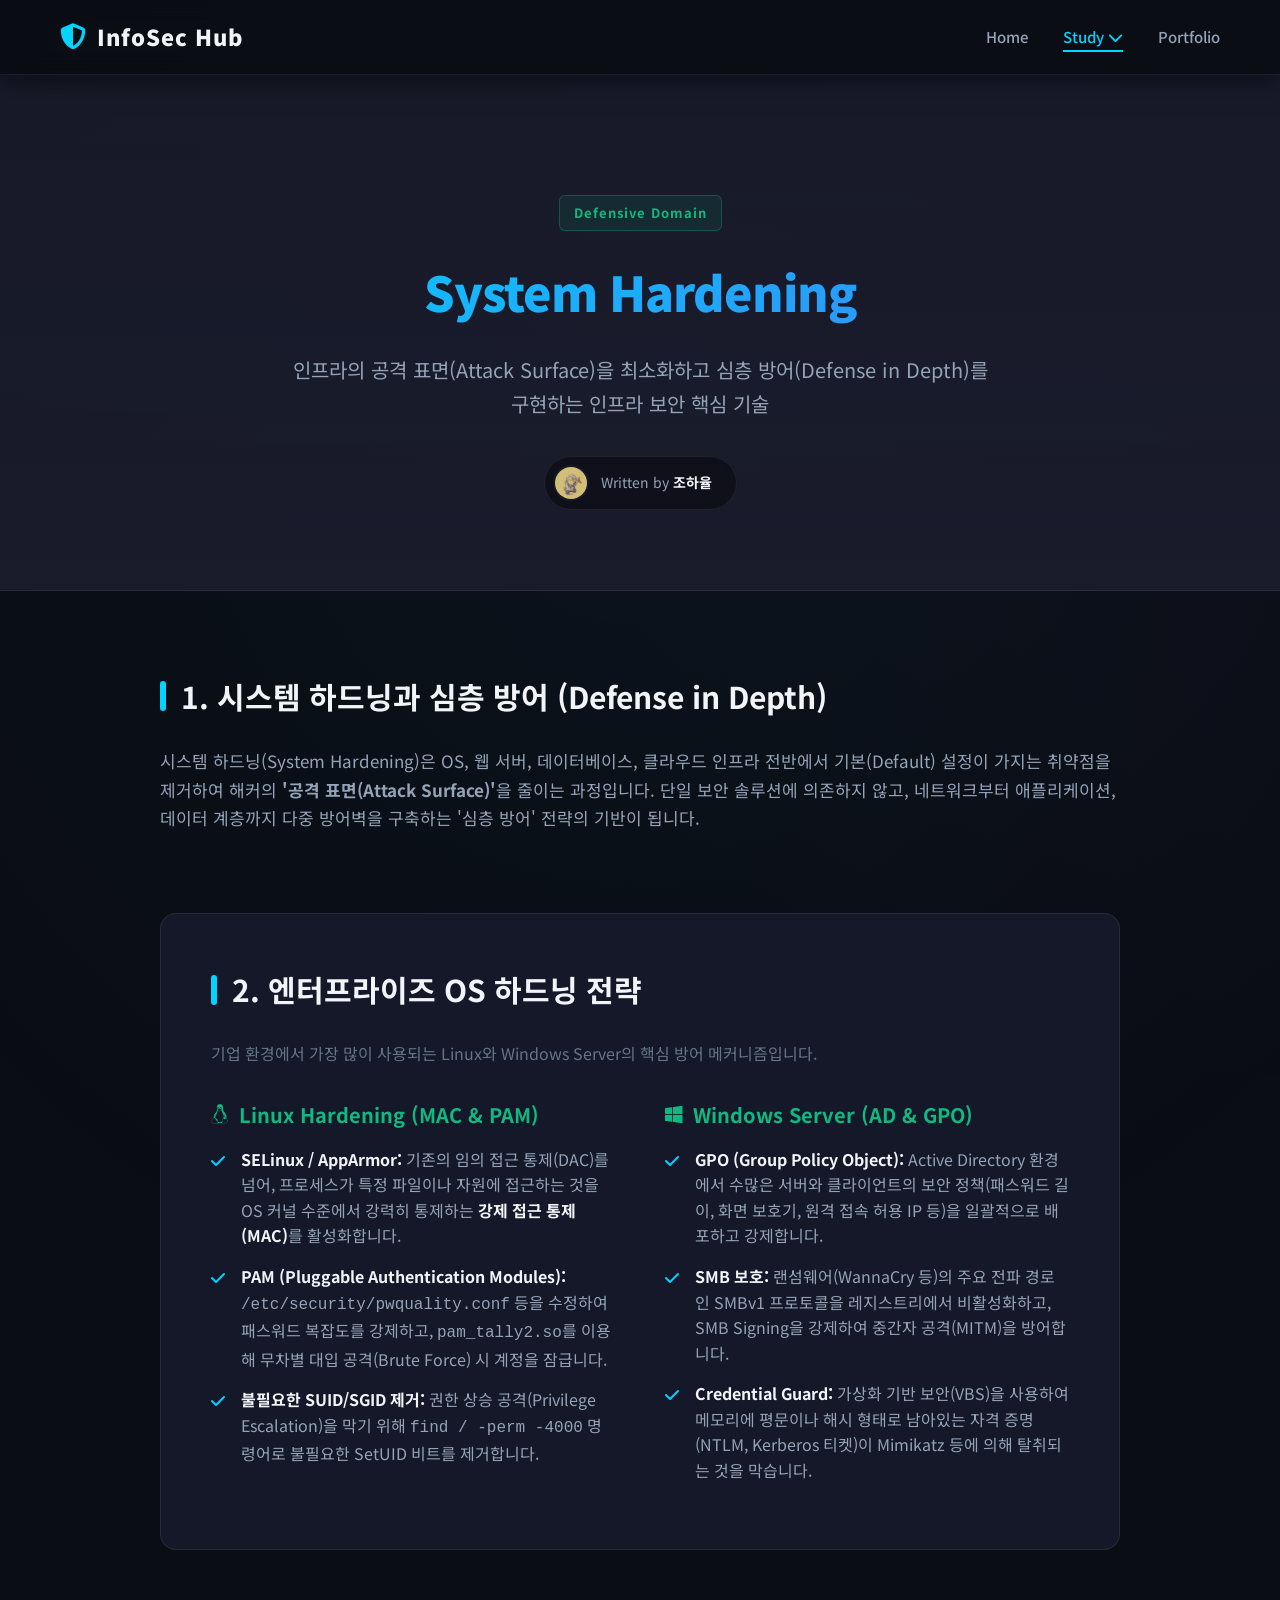
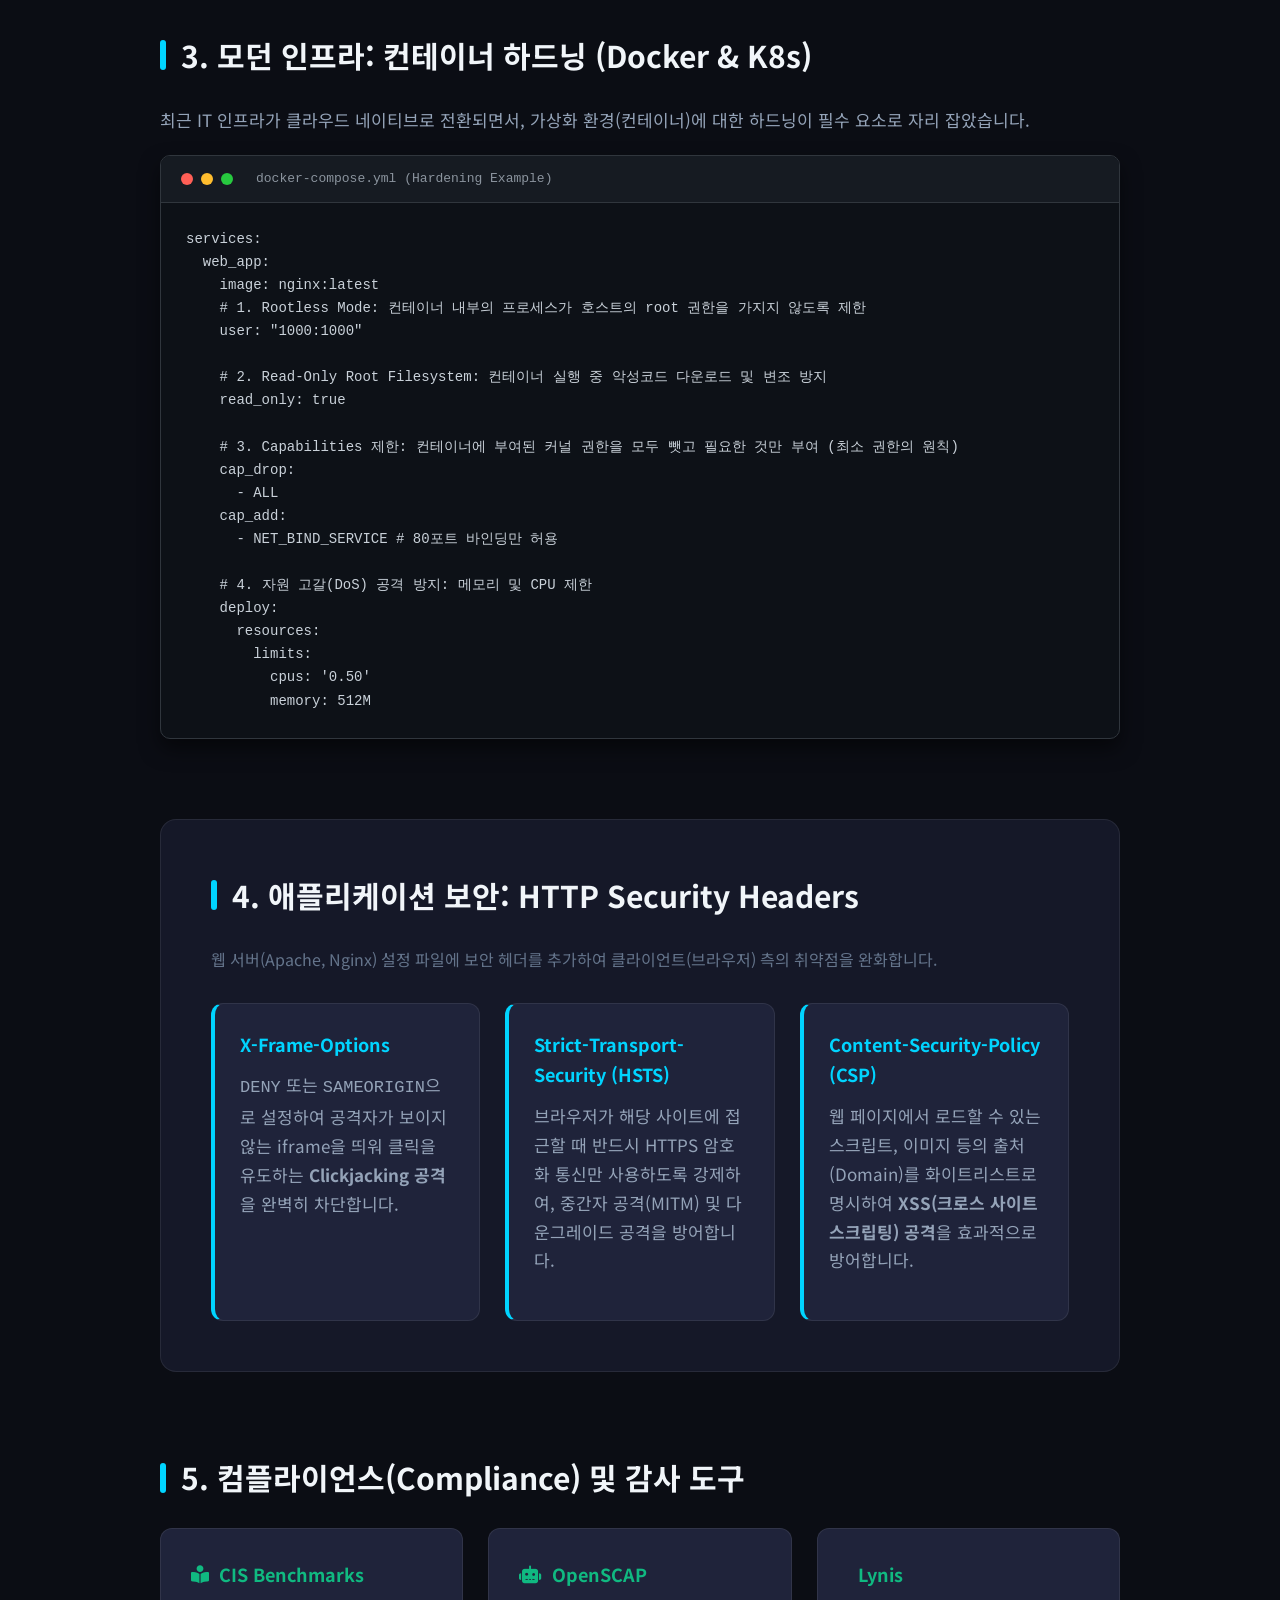
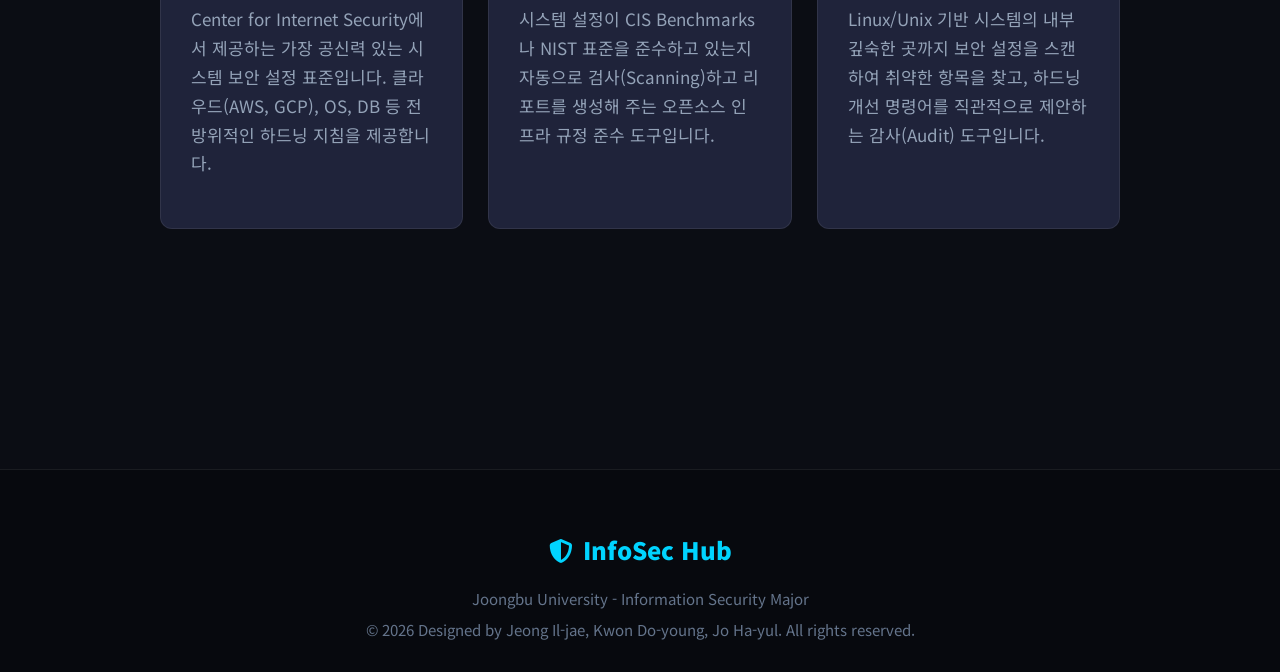
<file: hardening.html>
<!doctype html>
<html lang="ko">
  <head>
    <meta charset="UTF-8" />
    <meta name="viewport" content="width=device-width, initial-scale=1.0" />
    <link
      rel="stylesheet"
      href="https://cdnjs.cloudflare.com/ajax/libs/font-awesome/6.4.0/css/all.min.css"
    />
    <link
      href="https://fonts.googleapis.com/css2?family=Noto+Sans+KR:wght@300;400;700;900&display=swap"
      rel="stylesheet"
    />
    <link rel="stylesheet" href="style.css" />
    <title>InfoSec Hub | System Hardening</title>
  </head>
  <body class="dark-theme sub-page">
    <div class="bg-gradient-overlay"></div>

    <header class="main-header">
      <div class="header-container">
        <a href="index.html" class="logo">
          <i class="fas fa-shield-halved"></i> InfoSec Hub
        </a>
        <nav class="desktop-nav">
          <ul class="nav-links">
            <li><a href="index.html">Home</a></li>
            <li class="dropdown">
              <a href="#none" class="active"
                >Study <i class="fas fa-chevron-down"></i
              ></a>
              <ul class="dropdown-menu">
                <li><a href="forensics.html">Forensics</a></li>
                <li><a href="pwnable.html">Pwnable</a></li>
                <li><a href="reversing.html">Reversing</a></li>
                <li><a href="hardening.html" class="active">Hardening</a></li>
                <li><a href="network.html">Network</a></li>
              </ul>
            </li>
            <li><a href="team.html">Portfolio</a></li>
          </ul>
        </nav>
        <button class="hamburger" id="hamburger-btn">
          <i class="fas fa-bars"></i>
        </button>
      </div>
    </header>

    <aside class="mobile-menu" id="mobile-menu">
      <div class="mobile-menu-header">
        <h2>Menu</h2>
        <button id="close-btn" class="close-btn">
          <i class="fas fa-times"></i>
        </button>
      </div>
      <ul class="mobile-nav-links">
        <li><a href="index.html">Home</a></li>
        <li><a href="forensics.html">Forensics</a></li>
        <li><a href="pwnable.html">Pwnable</a></li>
        <li><a href="reversing.html">Reversing</a></li>
        <li><a href="hardening.html" class="active">Hardening</a></li>
        <li><a href="network.html">Network</a></li>
        <li><a href="team.html">Portfolio</a></li>
      </ul>
    </aside>

    <main>
      <section
        class="page-header"
        style="
          background-image:
            linear-gradient(rgba(26, 28, 44, 0.85), rgba(26, 28, 44, 0.98)),
            url('https://images.unsplash.com/photo-1563986768609-322da13575f3?q=80&w=1200&auto=format&fit=crop');
        "
      >
        <div class="page-header-content text-center">
          <span class="category-badge success-badge">Defensive Domain</span>
          <h1 class="gradient-text">System Hardening</h1>
          <p>
            인프라의 공격 표면(Attack Surface)을 최소화하고 심층 방어(Defense in
            Depth)를 구현하는 인프라 보안 핵심 기술
          </p>
          <div class="author-info">
            <img src="/hayul_img.png" alt="조하율" class="author-avatar" />
            <span>Written by <strong>조하율</strong></span>
          </div>
        </div>
      </section>

      <section class="content-container">
        <article class="content-block intro-block">
          <h2>1. 시스템 하드닝과 심층 방어 (Defense in Depth)</h2>
          <p>
            시스템 하드닝(System Hardening)은 OS, 웹 서버, 데이터베이스,
            클라우드 인프라 전반에서 기본(Default) 설정이 가지는 취약점을
            제거하여 해커의 <strong>'공격 표면(Attack Surface)'</strong>을
            줄이는 과정입니다. 단일 보안 솔루션에 의존하지 않고, 네트워크부터
            애플리케이션, 데이터 계층까지 다중 방어벽을 구축하는 '심층 방어'
            전략의 기반이 됩니다.
          </p>
        </article>

        <article class="content-block bg-darker">
          <h2>2. 엔터프라이즈 OS 하드닝 전략</h2>
          <p class="block-desc">
            기업 환경에서 가장 많이 사용되는 Linux와 Windows Server의 핵심 방어
            메커니즘입니다.
          </p>

          <div class="split-grid mt-15">
            <div class="split-column">
              <h4 class="text-success">
                <i class="fab fa-linux"></i> Linux Hardening (MAC & PAM)
              </h4>
              <ul class="feature-list mt-10">
                <li>
                  <strong>SELinux / AppArmor:</strong> 기존의 임의 접근
                  통제(DAC)를 넘어, 프로세스가 특정 파일이나 자원에 접근하는
                  것을 OS 커널 수준에서 강력히 통제하는
                  <strong>강제 접근 통제(MAC)</strong>를 활성화합니다.
                </li>
                <li>
                  <strong>PAM (Pluggable Authentication Modules):</strong>
                  <code>/etc/security/pwquality.conf</code> 등을 수정하여
                  패스워드 복잡도를 강제하고, <code>pam_tally2.so</code>를
                  이용해 무차별 대입 공격(Brute Force) 시 계정을 잠급니다.
                </li>
                <li>
                  <strong>불필요한 SUID/SGID 제거:</strong> 권한 상승
                  공격(Privilege Escalation)을 막기 위해
                  <code>find / -perm -4000</code> 명령어로 불필요한 SetUID
                  비트를 제거합니다.
                </li>
              </ul>
            </div>

            <div class="split-column">
              <h4 class="text-success">
                <i class="fab fa-windows"></i> Windows Server (AD & GPO)
              </h4>
              <ul class="feature-list mt-10">
                <li>
                  <strong>GPO (Group Policy Object):</strong> Active Directory
                  환경에서 수많은 서버와 클라이언트의 보안 정책(패스워드 길이,
                  화면 보호기, 원격 접속 허용 IP 등)을 일괄적으로 배포하고
                  강제합니다.
                </li>
                <li>
                  <strong>SMB 보호:</strong> 랜섬웨어(WannaCry 등)의 주요 전파
                  경로인 SMBv1 프로토콜을 레지스트리에서 비활성화하고, SMB
                  Signing을 강제하여 중간자 공격(MITM)을 방어합니다.
                </li>
                <li>
                  <strong>Credential Guard:</strong> 가상화 기반 보안(VBS)을
                  사용하여 메모리에 평문이나 해시 형태로 남아있는 자격
                  증명(NTLM, Kerberos 티켓)이 Mimikatz 등에 의해 탈취되는 것을
                  막습니다.
                </li>
              </ul>
            </div>
          </div>
        </article>

        <article class="content-block">
          <h2>3. 모던 인프라: 컨테이너 하드닝 (Docker & K8s)</h2>
          <p>
            최근 IT 인프라가 클라우드 네이티브로 전환되면서, 가상화
            환경(컨테이너)에 대한 하드닝이 필수 요소로 자리 잡았습니다.
          </p>

          <div class="code-box mt-15">
            <div class="code-header">
              <span class="dot red"></span><span class="dot yellow"></span
              ><span class="dot green"></span>
              <span class="filename"
                >docker-compose.yml (Hardening Example)</span
              >
            </div>
            <pre><code>services:
  web_app:
    image: nginx:latest
    # 1. Rootless Mode: 컨테이너 내부의 프로세스가 호스트의 root 권한을 가지지 않도록 제한
    user: "1000:1000"
    
    # 2. Read-Only Root Filesystem: 컨테이너 실행 중 악성코드 다운로드 및 변조 방지
    read_only: true
    
    # 3. Capabilities 제한: 컨테이너에 부여된 커널 권한을 모두 뺏고 필요한 것만 부여 (최소 권한의 원칙)
    cap_drop:
      - ALL
    cap_add:
      - NET_BIND_SERVICE # 80포트 바인딩만 허용
      
    # 4. 자원 고갈(DoS) 공격 방지: 메모리 및 CPU 제한
    deploy:
      resources:
        limits:
          cpus: '0.50'
          memory: 512M</code></pre>
          </div>
        </article>

        <article class="content-block bg-darker">
          <h2>4. 애플리케이션 보안: HTTP Security Headers</h2>
          <p class="block-desc">
            웹 서버(Apache, Nginx) 설정 파일에 보안 헤더를 추가하여
            클라이언트(브라우저) 측의 취약점을 완화합니다.
          </p>

          <div class="memory-grid mt-15">
            <div class="memory-segment">
              <h4 class="text-accent">X-Frame-Options</h4>
              <p>
                <code>DENY</code> 또는 <code>SAMEORIGIN</code>으로 설정하여
                공격자가 보이지 않는 iframe을 띄워 클릭을 유도하는
                <strong>Clickjacking 공격</strong>을 완벽히 차단합니다.
              </p>
            </div>
            <div class="memory-segment">
              <h4 class="text-accent">Strict-Transport-Security (HSTS)</h4>
              <p>
                브라우저가 해당 사이트에 접근할 때 반드시 HTTPS 암호화 통신만
                사용하도록 강제하여, 중간자 공격(MITM) 및 다운그레이드 공격을
                방어합니다.
              </p>
            </div>
            <div class="memory-segment">
              <h4 class="text-accent">Content-Security-Policy (CSP)</h4>
              <p>
                웹 페이지에서 로드할 수 있는 스크립트, 이미지 등의
                출처(Domain)를 화이트리스트로 명시하여
                <strong>XSS(크로스 사이트 스크립팅) 공격</strong>을 효과적으로
                방어합니다.
              </p>
            </div>
          </div>
        </article>

        <article class="content-block">
          <h2>5. 컴플라이언스(Compliance) 및 감사 도구</h2>
          <div class="tools-grid mt-15">
            <div class="tool-item">
              <h4 class="text-success">
                <i class="fas fa-book-reader"></i> CIS Benchmarks
              </h4>
              <p>
                Center for Internet Security에서 제공하는 가장 공신력 있는
                시스템 보안 설정 표준입니다. 클라우드(AWS, GCP), OS, DB 등
                전방위적인 하드닝 지침을 제공합니다.
              </p>
            </div>
            <div class="tool-item">
              <h4 class="text-success">
                <i class="fas fa-robot"></i> OpenSCAP
              </h4>
              <p>
                시스템 설정이 CIS Benchmarks나 NIST 표준을 준수하고 있는지
                자동으로 검사(Scanning)하고 리포트를 생성해 주는 오픈소스 인프라
                규정 준수 도구입니다.
              </p>
            </div>
            <div class="tool-item">
              <h4 class="text-success">
                <i class="fas fa-search-shield"></i> Lynis
              </h4>
              <p>
                Linux/Unix 기반 시스템의 내부 깊숙한 곳까지 보안 설정을 스캔하여
                취약한 항목을 찾고, 하드닝 개선 명령어를 직관적으로 제안하는
                감사(Audit) 도구입니다.
              </p>
            </div>
          </div>
        </article>
      </section>
    </main>

    <footer class="main-footer">
      <div class="footer-content">
        <div class="footer-logo">
          <i class="fas fa-shield-halved"></i> InfoSec Hub
        </div>
        <p>Joongbu University - Information Security Major</p>
        <p>
          &copy; 2026 Designed by Jeong Il-jae, Kwon Do-young, Jo Ha-yul. All
          rights reserved.
        </p>
      </div>
    </footer>

    <script src="script.js"></script>
  </body>
</html>
</file>
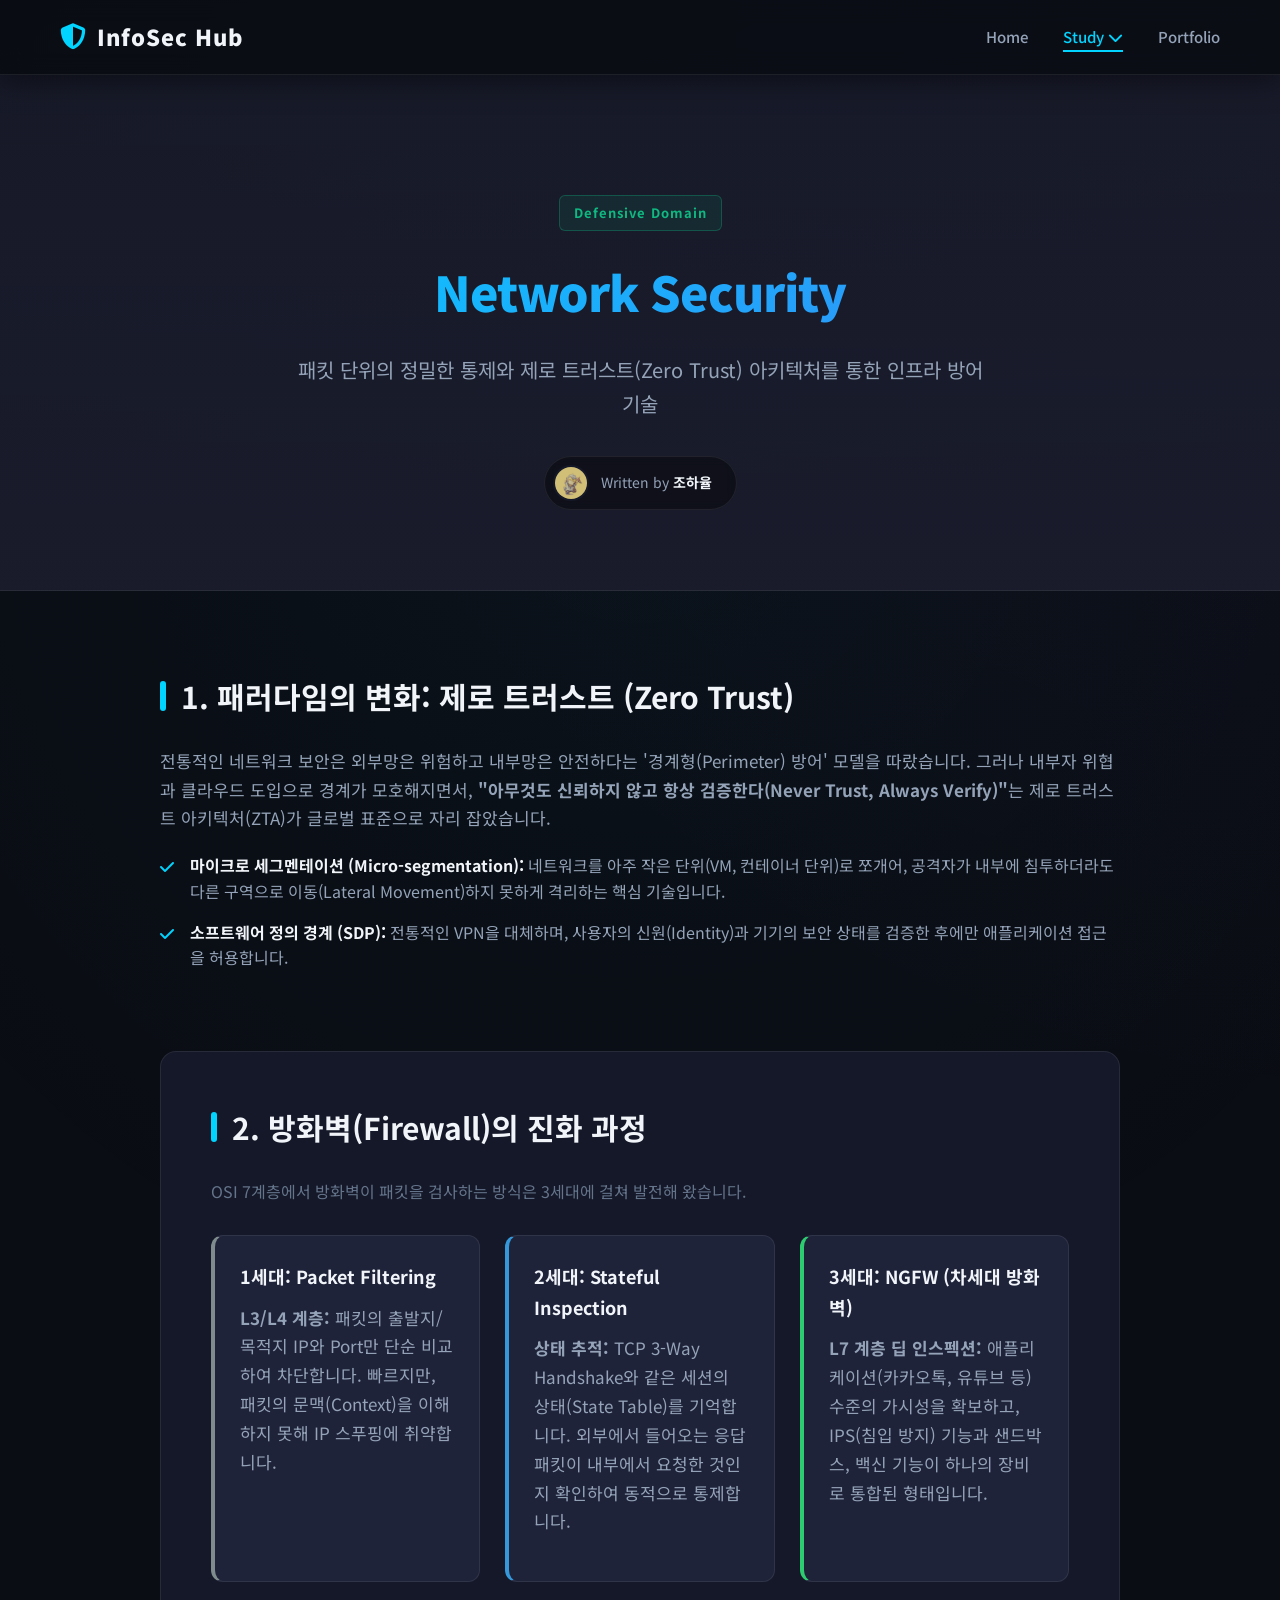
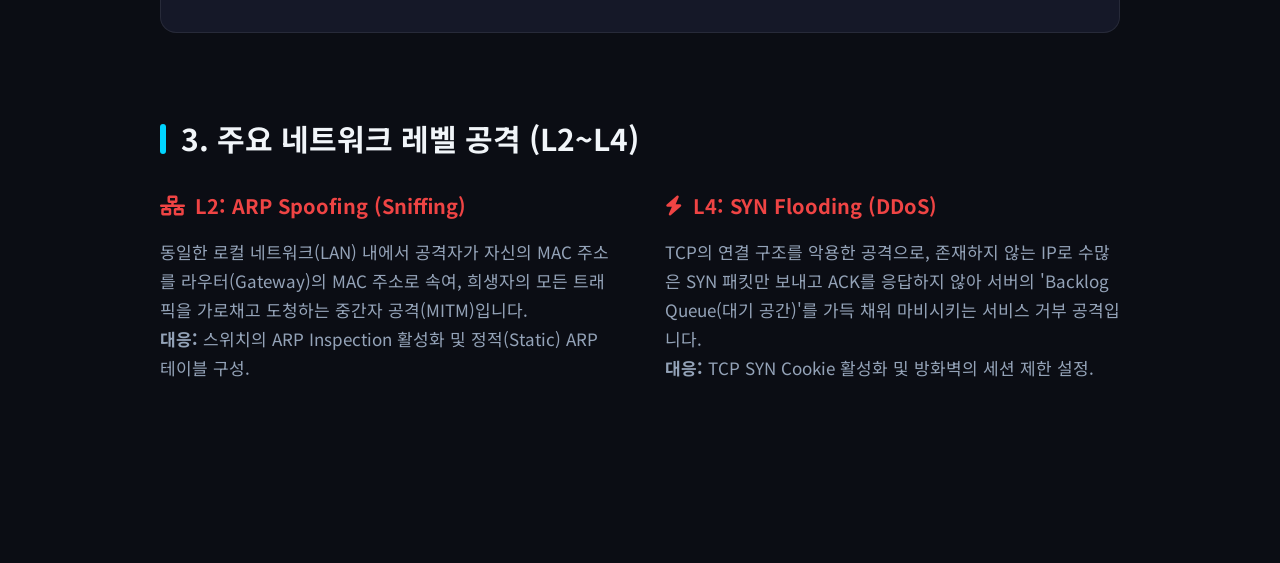
<file: network.html>
<!DOCTYPE html>
<html lang="ko">
<head>
    <meta charset="UTF-8">
    <meta name="viewport" content="width=device-width, initial-scale=1.0">
    <link rel="stylesheet" href="https://cdnjs.cloudflare.com/ajax/libs/font-awesome/6.4.0/css/all.min.css">
    <link href="https://fonts.googleapis.com/css2?family=Noto+Sans+KR:wght@300;400;700;900&display=swap" rel="stylesheet">
    <link rel="stylesheet" href="style.css">
    <title>InfoSec Hub | Network Security</title>
</head>
<body class="dark-theme sub-page">
    
    <div class="bg-gradient-overlay"></div>

    <header class="main-header">
        <div class="header-container">
            <a href="index.html" class="logo">
                <i class="fas fa-shield-halved"></i> InfoSec Hub
            </a>
            <nav class="desktop-nav">
                <ul class="nav-links">
                    <li><a href="index.html">Home</a></li>
                    <li class="dropdown">
                        <a href="#none" class="active">Study <i class="fas fa-chevron-down"></i></a>
                        <ul class="dropdown-menu">
                            <li><a href="forensics.html">Forensics</a></li>
                            <li><a href="pwnable.html">Pwnable</a></li>
                            <li><a href="reversing.html">Reversing</a></li>
                            <li><a href="hardening.html">Hardening</a></li>
                            <li><a href="network.html" class="active">Network</a></li>
                        </ul>
                    </li>
                    <li><a href="team.html">Portfolio</a></li>
                </ul>
            </nav>
            <button class="hamburger" id="hamburger-btn">
                <i class="fas fa-bars"></i>
            </button>
        </div>
    </header>

    <aside class="mobile-menu" id="mobile-menu">
        <div class="mobile-menu-header">
            <h2>Menu</h2>
            <button id="close-btn" class="close-btn"><i class="fas fa-times"></i></button>
        </div>
        <ul class="mobile-nav-links">
            <li><a href="index.html">Home</a></li>
            <li><a href="forensics.html">Forensics</a></li>
            <li><a href="pwnable.html">Pwnable</a></li>
            <li><a href="reversing.html">Reversing</a></li>
            <li><a href="hardening.html">Hardening</a></li>
            <li><a href="network.html" class="active">Network</a></li>
            <li><a href="team.html">Portfolio</a></li>
        </ul>
    </aside>

    <main>
        <section class="page-header" style="background-image: linear-gradient(rgba(26, 28, 44, 0.85), rgba(26, 28, 44, 0.98)), url('https://images.unsplash.com/photo-1558494949-ef010cbdcc31?q=80&w=1200&auto=format&fit=crop');">
            <div class="page-header-content text-center">
                <span class="category-badge success-badge">Defensive Domain</span>
                <h1 class="gradient-text">Network Security</h1>
                <p>패킷 단위의 정밀한 통제와 제로 트러스트(Zero Trust) 아키텍처를 통한 인프라 방어 기술</p>
                <div class="author-info">
                    <img src="/hayul_img.png" alt="조하율" class="author-avatar">
                    <span>Written by <strong>조하율</strong></span>
                </div>
            </div>
        </section>

        <section class="content-container">
            
            <article class="content-block intro-block">
                <h2>1. 패러다임의 변화: 제로 트러스트 (Zero Trust)</h2>
                <p>전통적인 네트워크 보안은 외부망은 위험하고 내부망은 안전하다는 '경계형(Perimeter) 방어' 모델을 따랐습니다. 그러나 내부자 위협과 클라우드 도입으로 경계가 모호해지면서, <strong>"아무것도 신뢰하지 않고 항상 검증한다(Never Trust, Always Verify)"</strong>는 제로 트러스트 아키텍처(ZTA)가 글로벌 표준으로 자리 잡았습니다.</p>
                <ul class="feature-list mt-15">
                    <li><strong>마이크로 세그멘테이션 (Micro-segmentation):</strong> 네트워크를 아주 작은 단위(VM, 컨테이너 단위)로 쪼개어, 공격자가 내부에 침투하더라도 다른 구역으로 이동(Lateral Movement)하지 못하게 격리하는 핵심 기술입니다.</li>
                    <li><strong>소프트웨어 정의 경계 (SDP):</strong> 전통적인 VPN을 대체하며, 사용자의 신원(Identity)과 기기의 보안 상태를 검증한 후에만 애플리케이션 접근을 허용합니다.</li>
                </ul>
            </article>

            <article class="content-block bg-darker">
                <h2>2. 방화벽(Firewall)의 진화 과정</h2>
                <p class="block-desc">OSI 7계층에서 방화벽이 패킷을 검사하는 방식은 3세대에 걸쳐 발전해 왔습니다.</p>
                
                <div class="memory-grid mt-15">
                    <div class="memory-segment" style="border-left-color: #7f8c8d;">
                        <h3>1세대: Packet Filtering</h3>
                        <p><strong>L3/L4 계층:</strong> 패킷의 출발지/목적지 IP와 Port만 단순 비교하여 차단합니다. 빠르지만, 패킷의 문맥(Context)을 이해하지 못해 IP 스푸핑에 취약합니다.</p>
                    </div>
                    <div class="memory-segment" style="border-left-color: #3498db;">
                        <h3>2세대: Stateful Inspection</h3>
                        <p><strong>상태 추적:</strong> TCP 3-Way Handshake와 같은 세션의 상태(State Table)를 기억합니다. 외부에서 들어오는 응답 패킷이 내부에서 요청한 것인지 확인하여 동적으로 통제합니다.</p>
                    </div>
                    <div class="memory-segment" style="border-left-color: #2ecc71;">
                        <h3>3세대: NGFW (차세대 방화벽)</h3>
                        <p><strong>L7 계층 딥 인스펙션:</strong> 애플리케이션(카카오톡, 유튜브 등) 수준의 가시성을 확보하고, IPS(침입 방지) 기능과 샌드박스, 백신 기능이 하나의 장비로 통합된 형태입니다.</p>
                    </div>
                </div>
            </article>

            <article class="content-block">
                <h2>3. 주요 네트워크 레벨 공격 (L2~L4)</h2>
                <div class="split-grid mt-15">
                    <div class="split-column">
                        <h4 class="text-danger"><i class="fas fa-network-wired"></i> L2: ARP Spoofing (Sniffing)</h4>
                        <p>동일한 로컬 네트워크(LAN) 내에서 공격자가 자신의 MAC 주소를 라우터(Gateway)의 MAC 주소로 속여, 희생자의 모든 트래픽을 가로채고 도청하는 중간자 공격(MITM)입니다. <br><strong>대응:</strong> 스위치의 ARP Inspection 활성화 및 정적(Static) ARP 테이블 구성.</p>
                    </div>
                    <div class="split-column">
                        <h4 class="text-danger"><i class="fas fa-bolt"></i> L4: SYN Flooding (DDoS)</h4>
                        <p>TCP의 연결 구조를 악용한 공격으로, 존재하지 않는 IP로 수많은 SYN 패킷만 보내고 ACK를 응답하지 않아 서버의 'Backlog Queue(대기 공간)'를 가득 채워 마비시키는 서비스 거부 공격입니다. <br><strong>대응:</strong> TCP SYN Cookie 활성화 및 방화벽의 세션 제한 설정.</p>
                    </div>
                </div>
            </article>

            <article class="content-block bg
</file>
<file: style.css>
/* -----------------------------------------
   1. CSS 변수 (테마 색상 및 공통 수치 관리)
----------------------------------------- */
:root {
  --bg-dark: #0b0d14; /* 아주 깊은 다크 네이비 (배경) */
  --bg-card: #151828; /* 카드 및 섹션 배경 */
  --bg-lighter: #1f233a; /* 강조되는 배경 */

  --text-main: #f1f5f9; /* 메인 텍스트 (흰색에 가까운 회색) */
  --text-muted: #94a3b8; /* 보조 텍스트 (연한 회색) */

  --accent-cyan: #00d4ff; /* 메인 포인트 컬러 (사이버네틱 시안) */
  --accent-blue: #3b82f6; /* 그라데이션용 블루 */
  --accent-purple: #a855f7; /* 특화 포인트 (팀, 리버싱 등) */
  --accent-green: #10b981; /* 방어/성공 색상 (하드닝, 네트워크) */
  --accent-red: #ef4444; /* 공격/경고 색상 (포너블, 취약점) */
  --accent-orange: #f59e0b; /* 주의 색상 */

  --border-color: rgba(255, 255, 255, 0.08);
  --glass-bg: rgba(11, 13, 20, 0.85); /* 블러 처리를 위한 반투명 배경 */

  --transition: all 0.3s cubic-bezier(0.4, 0, 0.2, 1);
  --nav-height: 75px;
}

/* -----------------------------------------
   2. 기본 초기화 및 스크롤바 커스텀
----------------------------------------- */
* {
  margin: 0;
  padding: 0;
  box-sizing: border-box;
}

html {
  scroll-behavior: smooth;
}

body {
  font-family: 'Noto Sans KR', sans-serif;
  background-color: var(--bg-dark);
  color: var(--text-main);
  line-height: 1.7;
  overflow-x: hidden;
}

a {
  text-decoration: none;
  color: inherit;
}
ul {
  list-style: none;
}

/* 커스텀 스크롤바 (사이버펑크 느낌) */
::-webkit-scrollbar {
  width: 8px;
}
::-webkit-scrollbar-track {
  background: var(--bg-dark);
}
::-webkit-scrollbar-thumb {
  background: var(--bg-lighter);
  border-radius: 10px;
}
::-webkit-scrollbar-thumb:hover {
  background: var(--accent-cyan);
}

/* -----------------------------------------
   3. 배경 효과 (그라데이션 & 애니메이션)
----------------------------------------- */
.bg-gradient-overlay {
  position: fixed;
  top: -50%;
  left: -50%;
  width: 200%;
  height: 200%;
  background:
    radial-gradient(
      circle at 50% 50%,
      rgba(0, 212, 255, 0.03) 0%,
      transparent 60%
    ),
    radial-gradient(
      circle at 80% 20%,
      rgba(168, 85, 247, 0.03) 0%,
      transparent 50%
    );
  z-index: -1;
  animation: bgShift 25s infinite alternate ease-in-out;
}

@keyframes bgShift {
  0% {
    transform: scale(1) rotate(0deg);
  }
  100% {
    transform: scale(1.1) rotate(5deg);
  }
}

/* -----------------------------------------
   4. 공통 텍스트 및 유틸리티 클래스
----------------------------------------- */
.gradient-text {
  background: linear-gradient(135deg, var(--accent-cyan), var(--accent-blue));
  -webkit-background-clip: text;
  -webkit-text-fill-color: transparent;
  font-weight: 900;
}

.text-center {
  text-align: center;
}
.mb-10 {
  margin-bottom: 10px;
}
.mb-40 {
  margin-bottom: 40px;
}
.mt-10 {
  margin-top: 10px;
}
.mt-15 {
  margin-top: 15px;
}
.mt-40 {
  margin-top: 40px;
}

.text-accent {
  color: var(--accent-cyan) !important;
}
.text-danger {
  color: var(--accent-red) !important;
}
.text-success {
  color: var(--accent-green) !important;
}
.text-warning {
  color: var(--accent-orange) !important;
}

/* -----------------------------------------
   5. 네비게이션 바 (Header & Glassmorphism)
----------------------------------------- */
.main-header {
  position: sticky;
  top: 0;
  width: 100%;
  background: var(--glass-bg);
  backdrop-filter: blur(12px);
  -webkit-backdrop-filter: blur(12px);
  border-bottom: 1px solid var(--border-color);
  z-index: 1000;
  height: var(--nav-height);
  box-shadow: 0 4px 30px rgba(0, 0, 0, 0.5);
}

.header-container {
  max-width: 1200px;
  margin: 0 auto;
  padding: 0 20px;
  display: flex;
  justify-content: space-between;
  align-items: center;
  height: 100%;
}

.logo {
  font-size: 22px;
  font-weight: 900;
  letter-spacing: 1px;
  display: flex;
  align-items: center;
  gap: 10px;
}
.logo i {
  color: var(--accent-cyan);
  font-size: 26px;
}

.desktop-nav .nav-links {
  display: flex;
  gap: 35px;
}
.desktop-nav a {
  font-size: 15px;
  font-weight: 500;
  color: var(--text-muted);
  transition: var(--transition);
  position: relative;
  padding: 5px 0;
}
.desktop-nav a:hover,
.desktop-nav a.active {
  color: var(--accent-cyan);
}

/* 네비게이션 밑줄 애니메이션 */
.desktop-nav a::after {
  content: '';
  position: absolute;
  width: 0;
  height: 2px;
  bottom: 0;
  left: 0;
  background-color: var(--accent-cyan);
  transition: var(--transition);
}
.desktop-nav a:hover::after,
.desktop-nav a.active::after {
  width: 100%;
}

/* 드롭다운 (PC) */
.dropdown {
  position: relative;
}
.dropdown-menu {
  position: absolute;
  top: calc(100% + 15px);
  left: -20px;
  background: var(--bg-card);
  min-width: 200px;
  border: 1px solid var(--border-color);
  border-radius: 8px;
  padding: 10px 0;
  opacity: 0;
  visibility: hidden;
  transform: translateY(15px);
  transition: var(--transition);
  box-shadow: 0 10px 40px rgba(0, 0, 0, 0.8);
  z-index: 1001;
}
.dropdown:hover .dropdown-menu {
  opacity: 1;
  visibility: visible;
  transform: translateY(0);
}
.dropdown-menu li a {
  display: block;
  padding: 12px 25px;
  color: var(--text-muted);
  font-size: 14px;
}
.dropdown-menu li a::after {
  display: none;
} /* 드롭다운 밑줄 제거 */
.dropdown-menu li a:hover,
.dropdown-menu li a.active {
  background: rgba(0, 212, 255, 0.08);
  color: var(--accent-cyan);
  padding-left: 30px;
}

/* -----------------------------------------
   6. 모바일 메뉴 (Hamburger)
----------------------------------------- */
.hamburger {
  display: none;
  background: none;
  border: none;
  color: var(--text-main);
  font-size: 26px;
  cursor: pointer;
  transition: var(--transition);
}
.hamburger:hover {
  color: var(--accent-cyan);
}

.mobile-menu {
  position: fixed;
  top: 0;
  right: -100%;
  width: 320px;
  height: 100vh;
  background: var(--bg-card);
  border-left: 1px solid var(--border-color);
  z-index: 2000;
  padding: 40px 30px;
  transition: right 0.4s cubic-bezier(0.77, 0, 0.175, 1);
  box-shadow: -10px 0 50px rgba(0, 0, 0, 0.7);
}
.mobile-menu.active {
  right: 0;
}
.mobile-menu-header {
  display: flex;
  justify-content: space-between;
  align-items: center;
  margin-bottom: 40px;
  border-bottom: 1px solid var(--border-color);
  padding-bottom: 20px;
}
.mobile-menu-header h2 {
  font-size: 20px;
  color: var(--accent-cyan);
}
.close-btn {
  background: none;
  border: none;
  color: var(--text-muted);
  font-size: 28px;
  cursor: pointer;
  transition: var(--transition);
}
.close-btn:hover {
  color: var(--accent-red);
  transform: rotate(90deg);
}

.mobile-nav-links li {
  margin-bottom: 15px;
}
.mobile-nav-links a {
  font-size: 18px;
  font-weight: 500;
  color: var(--text-muted);
  display: block;
  padding: 10px 0;
  border-bottom: 1px solid rgba(255, 255, 255, 0.03);
  transition: var(--transition);
}
.mobile-nav-links a.active,
.mobile-nav-links a:hover {
  color: var(--accent-cyan);
  padding-left: 10px;
}

/* -----------------------------------------
   7. 메인 히어로 & About 섹션 (index.html)
----------------------------------------- */
.hero-section {
  max-width: 1200px;
  margin: 0 auto;
  padding: 120px 20px;
  display: flex;
  align-items: center;
  justify-content: space-between;
  min-height: 85vh;
}
.hero-content {
  flex: 1.2;
  padding-right: 50px;
}
.badge {
  display: inline-block;
  padding: 6px 14px;
  background: rgba(0, 212, 255, 0.1);
  border: 1px solid rgba(0, 212, 255, 0.2);
  color: var(--accent-cyan);
  border-radius: 30px;
  font-size: 13px;
  font-weight: 700;
  margin-bottom: 25px;
  letter-spacing: 0.5px;
}
.hero-content h1 {
  font-size: 52px;
  line-height: 1.25;
  margin-bottom: 25px;
  letter-spacing: -1px;
}
.hero-content p {
  font-size: 18px;
  color: var(--text-muted);
  margin-bottom: 40px;
  max-width: 550px;
}

.hero-buttons {
  display: flex;
  gap: 15px;
}
.btn-primary,
.btn-secondary {
  padding: 14px 28px;
  border-radius: 8px;
  font-size: 15px;
  font-weight: bold;
  transition: var(--transition);
  text-align: center;
}
.btn-primary {
  background: var(--accent-cyan);
  color: #000;
  box-shadow: 0 4px 15px rgba(0, 212, 255, 0.2);
}
.btn-primary:hover {
  background: #00b4d8;
  transform: translateY(-3px);
  box-shadow: 0 10px 25px rgba(0, 212, 255, 0.4);
}
.btn-secondary {
  background: rgba(255, 255, 255, 0.05);
  border: 1px solid var(--border-color);
  color: var(--text-main);
}
.btn-secondary:hover {
  background: rgba(255, 255, 255, 0.1);
  border-color: var(--text-muted);
  transform: translateY(-3px);
}

.hero-image {
  flex: 1;
  text-align: right;
  position: relative;
}
.hero-image img {
  width: 100%;
  max-width: 550px;
  border-radius: 16px;
  box-shadow: 0 20px 50px rgba(0, 0, 0, 0.6);
  border: 1px solid var(--border-color);
}
.floating-img {
  animation: float 6s ease-in-out infinite;
}
@keyframes float {
  0%,
  100% {
    transform: translateY(0px);
  }
  50% {
    transform: translateY(-20px);
  }
}

/* About 섹션 상세 (index.html) */
.about-container {
  display: flex;
  gap: 50px;
  align-items: center;
}
.about-text {
  flex: 1.5;
}
.about-text h3 {
  font-size: 24px;
  margin-bottom: 15px;
  color: var(--accent-cyan);
}
.about-text p {
  margin-bottom: 25px;
  color: var(--text-muted);
}
.check-list li {
  margin-bottom: 12px;
  color: var(--text-main);
  display: flex;
  align-items: center;
  gap: 10px;
}
.check-list i {
  color: var(--accent-green);
}

.about-stats {
  flex: 1;
  display: grid;
  grid-template-columns: 1fr 1fr;
  gap: 20px;
}
.stat-box {
  background: var(--bg-card);
  padding: 30px 20px;
  border-radius: 12px;
  text-align: center;
  border: 1px solid var(--border-color);
  transition: var(--transition);
}
.stat-box:hover {
  border-color: var(--accent-cyan);
  transform: translateY(-5px);
  background: var(--bg-lighter);
}
.stat-num {
  display: block;
  font-size: 42px;
  font-weight: 900;
  color: var(--accent-cyan);
  margin-bottom: 5px;
  line-height: 1;
}
.stat-label {
  font-size: 14px;
  color: var(--text-muted);
  font-weight: bold;
}

/* 기술 스택 섹션 */
.tech-icons {
  display: flex;
  justify-content: center;
  gap: 40px;
  flex-wrap: wrap;
  margin-top: 30px;
}
.tech-item {
  display: flex;
  flex-direction: column;
  align-items: center;
  justify-content: center;
  width: 100px;
  height: 100px;
  background: var(--bg-card);
  border: 1px solid var(--border-color);
  border-radius: 16px;
  transition: var(--transition);
}
.tech-item i {
  font-size: 40px;
  color: var(--text-muted);
  transition: var(--transition);
}
.tech-item span {
  font-size: 12px;
  font-weight: bold;
  color: var(--text-muted);
  margin-top: 12px;
  opacity: 0;
  transition: var(--transition);
  transform: translateY(10px);
}
.tech-item:hover {
  transform: translateY(-10px);
  border-color: var(--accent-cyan);
  box-shadow: 0 10px 20px rgba(0, 212, 255, 0.1);
}
.tech-item:hover i {
  color: var(--accent-cyan);
  transform: scale(1.1);
}
.tech-item:hover span {
  opacity: 1;
  transform: translateY(0);
  color: var(--accent-cyan);
}

/* -----------------------------------------
   8. Grid 컴포넌트 (포트폴리오 카드 등)
----------------------------------------- */
.section-title {
  margin-bottom: 60px;
}
.section-title h2 {
  font-size: 36px;
  color: var(--text-main);
  margin-bottom: 15px;
  letter-spacing: -0.5px;
}
.section-title p {
  color: var(--text-muted);
  font-size: 18px;
}

.portfolio-grid {
  display: grid;
  grid-template-columns: repeat(auto-fit, minmax(320px, 1fr));
  gap: 30px;
}
.grid-card {
  background: var(--bg-card);
  border-radius: 16px;
  overflow: hidden;
  border: 1px solid var(--border-color);
  transition: var(--transition);
  display: flex;
  flex-direction: column;
}
.grid-card:hover {
  transform: translateY(-10px);
  border-color: var(--accent-cyan);
  box-shadow: 0 15px 40px rgba(0, 212, 255, 0.15);
}

.card-image {
  position: relative;
  height: 220px;
  overflow: hidden;
}
.card-image img {
  width: 100%;
  height: 100%;
  object-fit: cover;
  transition: transform 0.6s cubic-bezier(0.4, 0, 0.2, 1);
}
.grid-card:hover .card-image img {
  transform: scale(1.15);
}

.overlay-icon {
  position: absolute;
  inset: 0;
  background: rgba(11, 13, 20, 0.7);
  display: flex;
  justify-content: center;
  align-items: center;
  font-size: 48px;
  color: var(--accent-cyan);
  opacity: 0;
  transition: var(--transition);
}
.grid-card:hover .overlay-icon {
  opacity: 1;
  backdrop-filter: blur(3px);
}

.card-content {
  padding: 30px;
  flex: 1;
  display: flex;
  flex-direction: column;
  justify-content: flex-start;
}
.card-content .tag {
  align-self: flex-start;
  font-size: 11px;
  padding: 5px 10px;
  background: rgba(255, 255, 255, 0.05);
  border: 1px solid var(--border-color);
  color: var(--text-muted);
  border-radius: 6px;
  font-weight: bold;
  text-transform: uppercase;
  margin-bottom: 15px;
  letter-spacing: 1px;
}
.card-content h3 {
  font-size: 22px;
  margin-bottom: 12px;
  color: var(--text-main);
  transition: var(--transition);
}
.grid-card:hover .card-content h3 {
  color: var(--accent-cyan);
}
.card-content p {
  color: var(--text-muted);
  font-size: 15px;
  line-height: 1.6;
}

.highlight-card {
  border: 1px solid rgba(168, 85, 247, 0.4);
}
.highlight-card:hover {
  border-color: var(--accent-purple);
  box-shadow: 0 15px 40px rgba(168, 85, 247, 0.15);
}
.highlight-card .tag-special {
  background: rgba(168, 85, 247, 0.15);
  color: var(--accent-purple);
  border-color: var(--accent-purple);
}
.highlight-card:hover .card-content h3 {
  color: var(--accent-purple);
}
.highlight-card .overlay-icon {
  color: var(--accent-purple);
}

/* -----------------------------------------
   9. 서브 페이지 공통 (Sub Pages)
----------------------------------------- */
.page-header {
  padding: 120px 20px 80px;
  background-size: cover;
  background-position: center;
  border-bottom: 1px solid var(--border-color);
  position: relative;
}
.category-badge {
  display: inline-block;
  padding: 6px 14px;
  background: rgba(0, 212, 255, 0.1);
  color: var(--accent-cyan);
  border: 1px solid rgba(0, 212, 255, 0.3);
  border-radius: 6px;
  font-size: 13px;
  font-weight: bold;
  margin-bottom: 20px;
  letter-spacing: 1px;
}
.warning-badge {
  background: rgba(239, 68, 68, 0.1);
  color: var(--accent-red);
  border-color: rgba(239, 68, 68, 0.3);
}
.success-badge {
  background: rgba(16, 185, 129, 0.1);
  color: var(--accent-green);
  border-color: rgba(16, 185, 129, 0.3);
}

.page-header h1 {
  font-size: 48px;
  margin-bottom: 20px;
  letter-spacing: -1px;
}
.page-header p {
  font-size: 20px;
  color: var(--text-muted);
  margin-bottom: 35px;
  max-width: 700px;
  margin-left: auto;
  margin-right: auto;
}

.author-info {
  display: inline-flex;
  align-items: center;
  gap: 12px;
  background: rgba(0, 0, 0, 0.4);
  backdrop-filter: blur(5px);
  padding: 8px 24px 8px 8px;
  border-radius: 40px;
  border: 1px solid var(--border-color);
}
.author-avatar {
  width: 36px;
  height: 36px;
  border-radius: 50%;
  border: 2px solid var(--bg-card);
}
.author-info span {
  font-size: 14px;
  color: var(--text-muted);
}
.author-info strong {
  color: var(--text-main);
}

.content-container {
  max-width: 1000px;
  margin: 0 auto;
  padding: 80px 20px;
}

/* 블록 요소 */
.content-block {
  margin-bottom: 80px;
}
.content-block h2 {
  font-size: 30px;
  margin-bottom: 25px;
  color: var(--text-main);
  display: flex;
  align-items: center;
  gap: 15px;
}
.content-block h2::before {
  content: '';
  display: block;
  width: 6px;
  height: 30px;
  background: var(--accent-cyan);
  border-radius: 4px;
}
.content-block p {
  color: var(--text-muted);
  font-size: 17px;
  margin-bottom: 20px;
}
.block-desc {
  font-size: 16px !important;
  color: #64748b !important;
  margin-bottom: 30px !important;
}

.bg-darker {
  background: var(--bg-card);
  padding: 50px;
  border-radius: 16px;
  border: 1px solid var(--border-color);
}

/* 특징 리스트 */
.feature-list {
  margin-top: 15px;
}
.feature-list li {
  margin-bottom: 15px;
  padding-left: 30px;
  position: relative;
  color: var(--text-muted);
  font-size: 16px;
  line-height: 1.6;
}
.feature-list li::before {
  content: '\f00c';
  font-family: 'Font Awesome 6 Free';
  font-weight: 900;
  position: absolute;
  left: 0;
  top: 2px;
  color: var(--accent-cyan);
}
.feature-list li strong {
  color: var(--text-main);
}

/* -----------------------------------------
   10. 상세 콘텐츠 전용 레이아웃 (Grid & List)
----------------------------------------- */
/* Split Grid (좌우 2단 배치) */
.split-grid {
  display: grid;
  grid-template-columns: 1fr 1fr;
  gap: 50px;
}
.split-column h4 {
  font-size: 20px;
  margin-bottom: 15px;
  display: flex;
  align-items: center;
  gap: 10px;
}

/* Memory/Artifact Grid (작은 카드 묶음) */
.memory-grid,
.artifact-grid {
  display: grid;
  grid-template-columns: repeat(auto-fit, minmax(220px, 1fr));
  gap: 25px;
}
.memory-segment,
.artifact-card {
  background: var(--bg-lighter);
  padding: 25px;
  border-radius: 12px;
  border: 1px solid var(--border-color);
  border-left: 4px solid var(--accent-cyan);
  transition: var(--transition);
}
.memory-segment:hover,
.artifact-card:hover {
  transform: translateY(-5px);
  background: rgba(31, 35, 58, 0.8);
  box-shadow: 0 10px 20px rgba(0, 0, 0, 0.3);
}
.memory-segment h3,
.memory-segment h4,
.artifact-card h3 {
  margin-bottom: 12px;
  color: var(--text-main);
  font-size: 18px;
}
.artifact-icon {
  font-size: 30px;
  color: var(--accent-cyan);
  margin-bottom: 15px;
}

/* 도구 목록 (가로 배치 리스트) */
.tools-list {
  display: flex;
  flex-direction: column;
  gap: 20px;
}
.tool-row {
  display: flex;
  align-items: center;
  gap: 25px;
  background: var(--bg-card);
  padding: 25px;
  border-radius: 12px;
  border: 1px solid var(--border-color);
  transition: var(--transition);
}
.tool-row:hover {
  border-color: var(--accent-cyan);
  transform: translateX(10px);
  background: var(--bg-lighter);
}
.tool-img {
  width: 70px;
  height: 70px;
  background: rgba(0, 212, 255, 0.05);
  border-radius: 12px;
  display: flex;
  justify-content: center;
  align-items: center;
  font-size: 32px;
  color: var(--accent-cyan);
  flex-shrink: 0;
}
.tool-desc h3 {
  font-size: 20px;
  color: var(--text-main);
  margin-bottom: 8px;
}
.tool-desc p {
  margin-bottom: 0;
  font-size: 15px;
}

/* 도구 그리드 (박스형) */
.tools-grid {
  display: grid;
  grid-template-columns: repeat(auto-fit, minmax(280px, 1fr));
  gap: 25px;
}
.tool-item {
  background: var(--bg-lighter);
  padding: 30px;
  border-radius: 12px;
  border: 1px solid var(--border-color);
  transition: var(--transition);
}
.tool-item:hover {
  transform: translateY(-5px);
  border-color: var(--text-muted);
}
.tool-item h4 {
  font-size: 18px;
  margin-bottom: 15px;
  display: flex;
  align-items: center;
  gap: 10px;
}

/* 방어/보호 기법 리스트 */
.mitigation-list {
  display: flex;
  flex-direction: column;
  gap: 15px;
}
.mitigation-item {
  background: var(--bg-lighter);
  padding: 20px 25px;
  border-left: 4px solid var(--accent-green);
  border-radius: 8px;
  border-top: 1px solid var(--border-color);
  border-right: 1px solid var(--border-color);
  border-bottom: 1px solid var(--border-color);
}
.mitigation-title {
  font-weight: 700;
  color: var(--text-main);
  margin-bottom: 8px;
  font-size: 18px;
  display: flex;
  align-items: center;
  gap: 10px;
}
.mitigation-desc {
  color: var(--text-muted);
  font-size: 15px;
  margin-bottom: 0;
}

/* 포렌식 타임라인 (수행 절차) */
.process-timeline {
  position: relative;
  padding-left: 40px;
  margin-top: 30px;
}
.process-timeline::before {
  content: '';
  position: absolute;
  left: 14px;
  top: 0;
  bottom: 0;
  width: 2px;
  background: var(--border-color);
}
.process-step {
  position: relative;
  margin-bottom: 40px;
}
.process-step:last-child {
  margin-bottom: 0;
}
.step-number {
  position: absolute;
  left: -40px;
  top: 0;
  width: 30px;
  height: 30px;
  background: var(--bg-dark);
  border: 2px solid var(--accent-cyan);
  border-radius: 50%;
  display: flex;
  justify-content: center;
  align-items: center;
  color: var(--accent-cyan);
  font-size: 12px;
  font-weight: 900;
  z-index: 1;
}
.step-content {
  background: var(--bg-lighter);
  padding: 25px;
  border-radius: 12px;
  border: 1px solid var(--border-color);
  transition: var(--transition);
}
.step-content:hover {
  border-color: var(--accent-cyan);
  transform: translateX(5px);
}
.step-content h3 {
  font-size: 20px;
  color: var(--text-main);
  margin-bottom: 10px;
}
.step-content p {
  margin-bottom: 0;
  font-size: 15px;
}

/* 해킹/보안 감성 코드 박스 */
.code-box {
  background: #0d1117;
  border-radius: 10px;
  border: 1px solid #30363d;
  overflow: hidden;
  margin-top: 20px;
  box-shadow: 0 10px 20px rgba(0, 0, 0, 0.5);
}
.code-header {
  background: #161b22;
  padding: 12px 20px;
  border-bottom: 1px solid #30363d;
  display: flex;
  align-items: center;
}
.dot {
  width: 12px;
  height: 12px;
  border-radius: 50%;
  display: inline-block;
  margin-right: 8px;
}
.dot.red {
  background: #ff5f56;
}
.dot.yellow {
  background: #ffbd2e;
}
.dot.green {
  background: #27c93f;
}
.filename {
  margin-left: 15px;
  color: #8b949e;
  font-size: 13px;
  font-family: 'Consolas', monospace;
}
.code-box pre {
  padding: 25px;
  margin: 0;
  overflow-x: auto;
}
.code-box code {
  font-family: 'Consolas', 'Courier New', monospace;
  font-size: 14px;
  color: #c9d1d9;
  line-height: 1.6;
}

/* -----------------------------------------
   11. 팀 포트폴리오 (team.html 전용)
----------------------------------------- */
.team-profile-grid {
  display: flex;
  flex-direction: column;
  gap: 50px;
}
.profile-card {
  background: var(--bg-card);
  border-radius: 16px;
  border: 1px solid var(--border-color);
  display: flex;
  overflow: hidden;
  transition: var(--transition);
}
.profile-card:hover {
  transform: translateY(-5px);
  box-shadow: 0 15px 40px rgba(0, 0, 0, 0.4);
}

.leader-card {
  border-color: rgba(0, 212, 255, 0.5);
  box-shadow: 0 0 30px rgba(0, 212, 255, 0.05);
}
.leader-card:hover {
  border-color: var(--accent-cyan);
  box-shadow: 0 15px 40px rgba(0, 212, 255, 0.15);
}

.profile-header {
  width: 300px;
  background: var(--bg-lighter);
  display: flex;
  flex-direction: column;
  align-items: center;
  justify-content: center;
  padding: 50px 30px;
  position: relative;
  border-right: 1px solid var(--border-color);
}
.profile-img {
  border-radius: 50%;
  border: 4px solid var(--bg-card);
  margin-bottom: 20px;
  box-shadow: 0 10px 20px rgba(0, 0, 0, 0.3);
  width: 200px;
  height: 200px;
  object-fit: cover;
  border-radius: 100%;
}
.leader-badge {
  position: absolute;
  top: 20px;
  background: var(--accent-cyan);
  color: #000;
  padding: 6px 14px;
  border-radius: 20px;
  font-size: 13px;
  font-weight: 900;
  letter-spacing: 0.5px;
  box-shadow: 0 4px 10px rgba(0, 212, 255, 0.3);
}

.profile-body {
  flex: 1;
  padding: 50px;
}
.profile-body h3 {
  font-size: 32px;
  margin-bottom: 5px;
  color: var(--text-main);
}
.profile-role {
  font-size: 16px;
  font-weight: 700;
  margin-bottom: 25px;
  letter-spacing: 0.5px;
}

.profile-highlights {
  display: flex;
  gap: 10px;
  margin-bottom: 25px;
  flex-wrap: wrap;
}
.profile-highlights .badge {
  background: rgba(255, 255, 255, 0.05);
  border: 1px solid var(--border-color);
  padding: 6px 12px;
  border-radius: 6px;
  font-size: 13px;
  color: var(--text-main);
  display: flex;
  align-items: center;
  gap: 8px;
}
.profile-highlights .badge i {
  color: var(--accent-cyan);
}

.profile-desc {
  font-size: 16px;
  color: var(--text-muted);
  margin-bottom: 15px;
  line-height: 1.7;
}
.profile-desc strong {
  color: var(--text-main);
}

.profile-skills {
  display: flex;
  gap: 10px;
  flex-wrap: wrap;
  margin-top: 25px;
}
.profile-skills span {
  background: var(--bg-dark);
  border: 1px solid var(--border-color);
  padding: 6px 16px;
  border-radius: 30px;
  font-size: 13px;
  font-weight: 500;
  color: var(--text-muted);
  transition: var(--transition);
}
.profile-skills span:hover {
  border-color: var(--accent-cyan);
  color: var(--accent-cyan);
}

.profile-footer {
  width: 200px;
  background: rgba(0, 0, 0, 0.2);
  display: flex;
  flex-direction: column;
  justify-content: center;
  padding: 30px;
  gap: 20px;
  border-left: 1px solid var(--border-color);
}
.social-link {
  display: flex;
  align-items: center;
  gap: 12px;
  color: var(--text-muted);
  font-size: 15px;
  font-weight: 500;
  transition: var(--transition);
}
.social-link i {
  font-size: 18px;
}
.social-link:hover {
  color: var(--accent-cyan);
  transform: translateX(5px);
}

/* -----------------------------------------
   12. 공통 푸터
----------------------------------------- */
.main-footer {
  background: #07090e;
  padding: 60px 20px 40px;
  text-align: center;
  border-top: 1px solid var(--border-color);
  margin-top: 80px;
}
.footer-logo {
  font-size: 24px;
  font-weight: 900;
  color: var(--accent-cyan);
  margin-bottom: 15px;
  display: flex;
  align-items: center;
  justify-content: center;
  gap: 10px;
}
.main-footer p {
  color: #64748b;
  font-size: 15px;
  margin-bottom: 5px;
}

/* =========================================
   13. 반응형 미디어 쿼리 (태블릿 & 모바일)
========================================= */
@media (max-width: 1024px) {
  .split-grid {
    grid-template-columns: 1fr;
    gap: 30px;
  }
  .about-container {
    flex-direction: column;
  }
  .about-stats {
    width: 100%;
  }
}

@media (max-width: 850px) {
  .profile-card {
    flex-direction: column;
  }
  .profile-header {
    width: 100%;
    padding: 40px;
    border-right: none;
    border-bottom: 1px solid var(--border-color);
  }
  .profile-body {
    padding: 30px;
  }
  .profile-footer {
    width: 100%;
    flex-direction: row;
    justify-content: flex-start;
    padding: 20px 30px;
    border-left: none;
    border-top: 1px solid var(--border-color);
    flex-wrap: wrap;
  }
}

@media (max-width: 768px) {
  .desktop-nav {
    display: none;
  }
  .hamburger {
    display: block;
  }

  .hero-section {
    flex-direction: column;
    text-align: center;
    padding: 80px 20px 40px;
  }
  .hero-content {
    padding-right: 0;
    margin-bottom: 50px;
  }
  .hero-buttons {
    justify-content: center;
  }
  .hero-image img {
    max-width: 100%;
  }

  .section-title h2 {
    font-size: 28px;
  }
  .hero-content h1 {
    font-size: 38px;
  }
  .page-header h1 {
    font-size: 36px;
  }
  .content-block h2 {
    font-size: 24px;
  }

  .bg-darker {
    padding: 30px 20px;
  }
  .tool-row {
    flex-direction: column;
    text-align: center;
  }
  .process-timeline {
    padding-left: 20px;
  }
  .process-timeline::before {
    left: -6px;
  }
  .step-number {
    left: -22px;
    width: 28px;
    height: 28px;
    font-size: 11px;
  }
  .stat-box {
    padding: 20px 10px;
  }
  .stat-num {
    font-size: 32px;
  }
}
</file>
